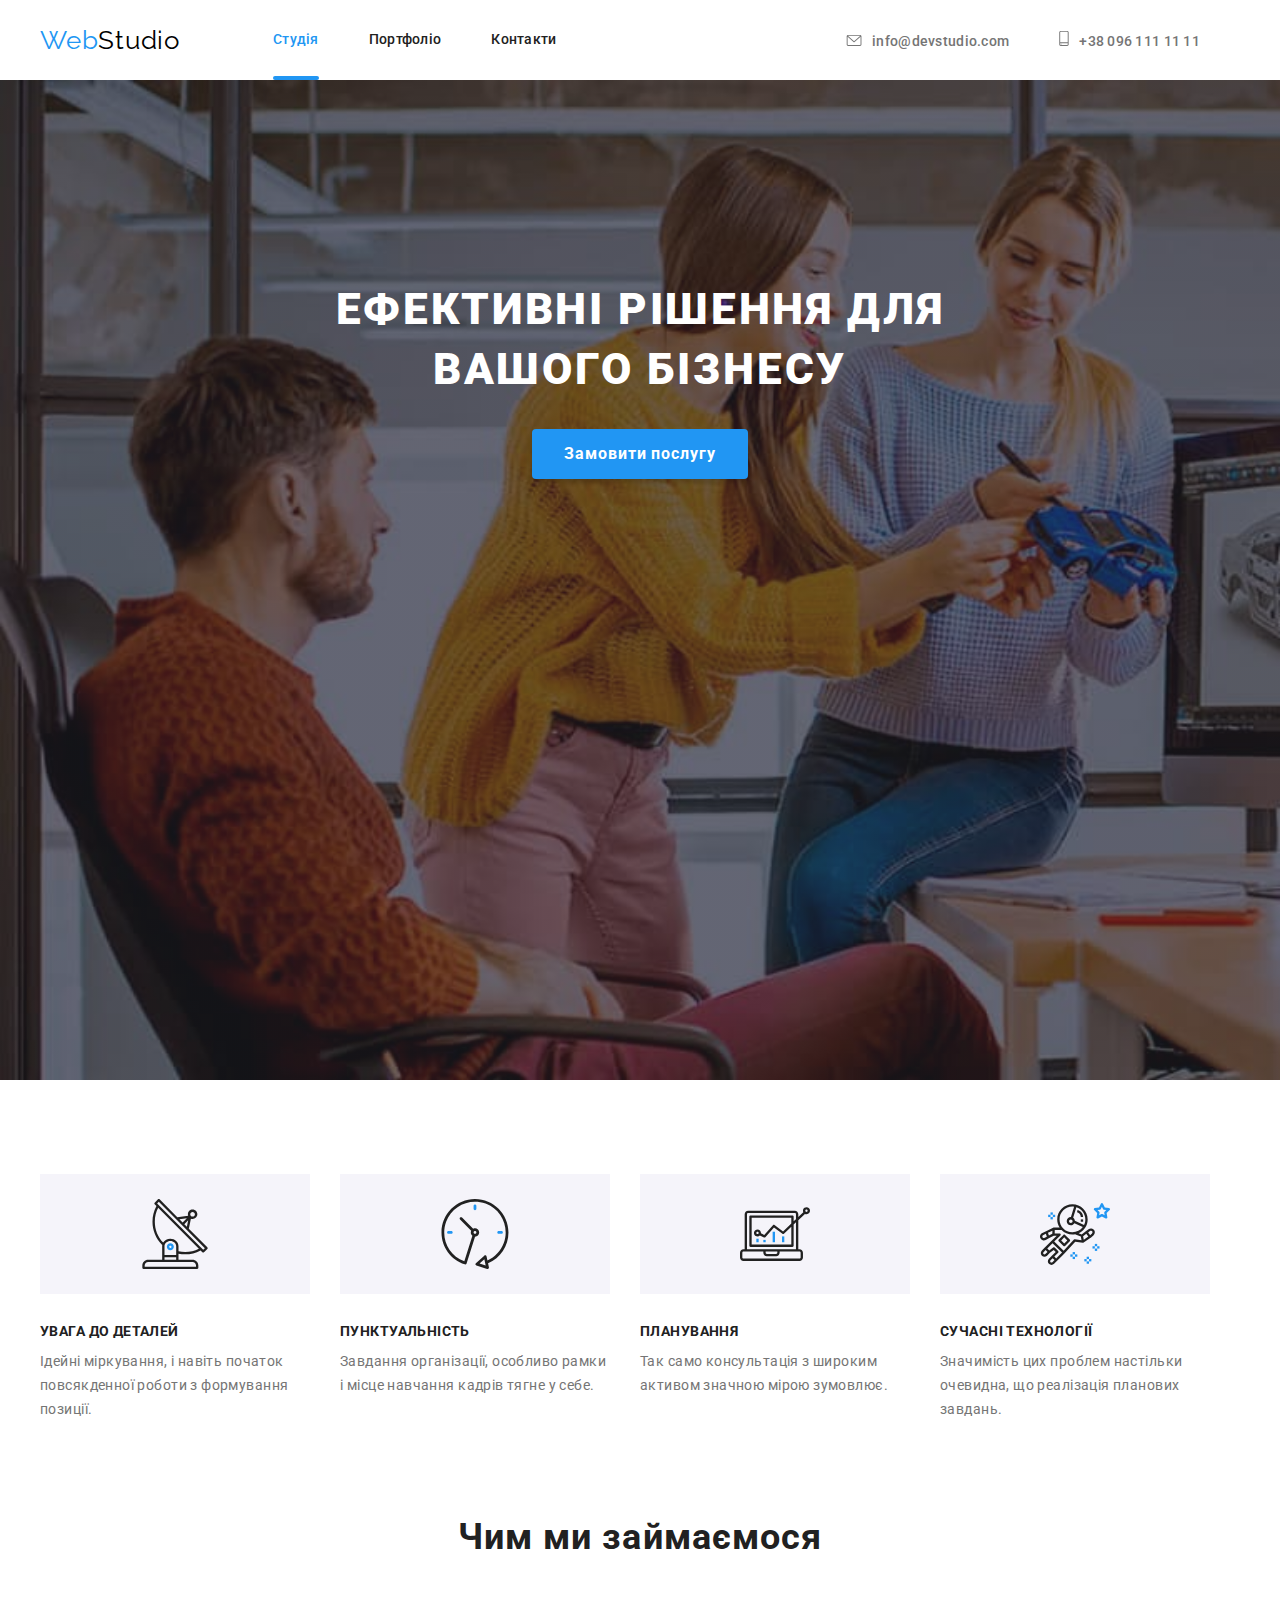
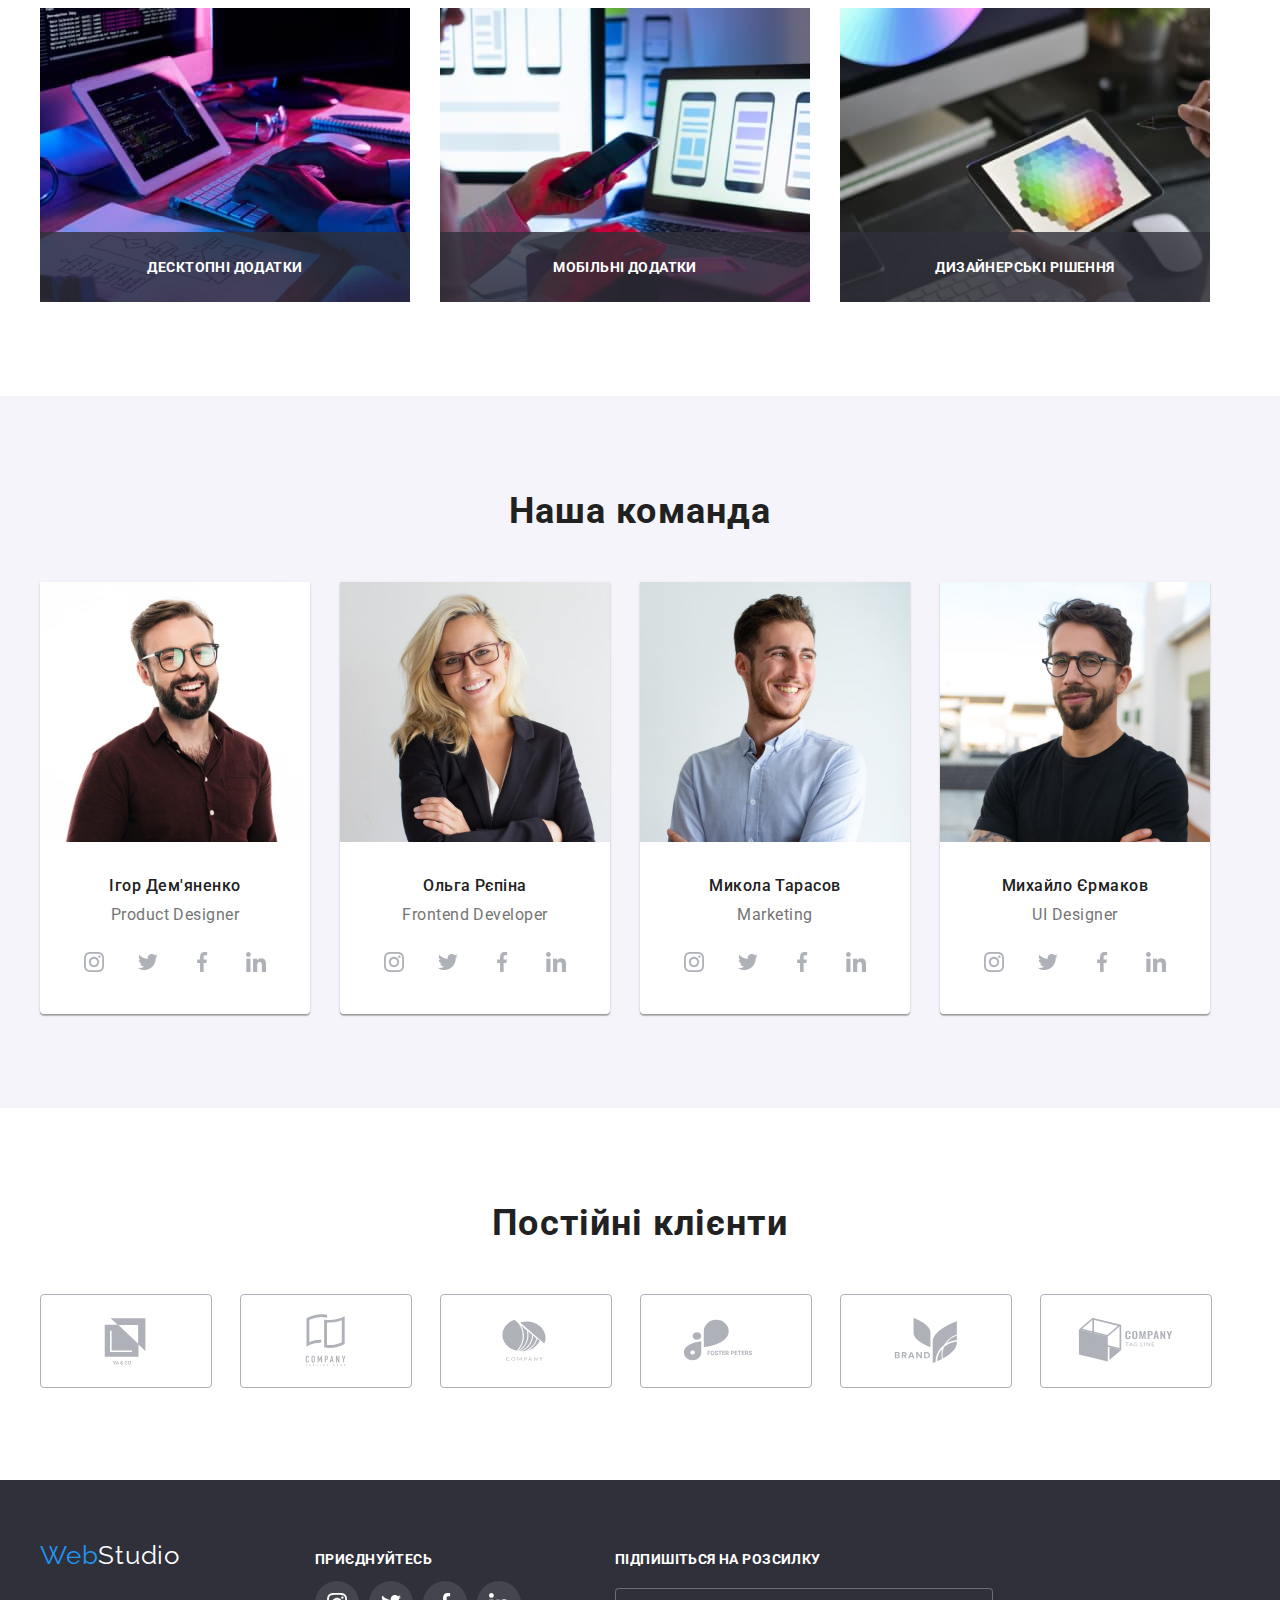
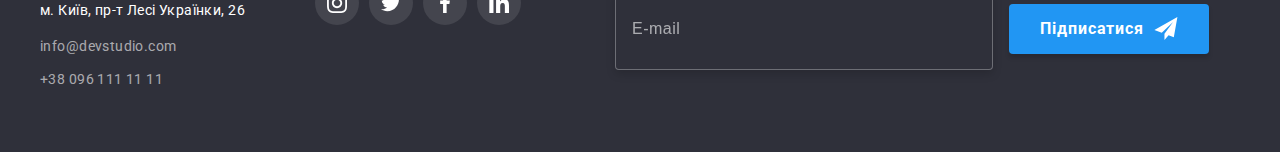
<file: index.html>
<!DOCTYPE html> 
<html lang="en">
    <head> 
        <meta charset="UTF-8"> 
        <meta name=" viewport" content="width=device-width" >
        <title>Index</title>
        <link rel="stylesheet" href="https://cdnjs.cloudflare.com/ajax/libs/modern-normalize/1.1.0/modern-normalize.min.css" integrity="sha512-wpPYUAdjBVSE4KJnH1VR1HeZfpl1ub8YT/NKx4PuQ5NmX2tKuGu6U/JRp5y+Y8XG2tV+wKQpNHVUX03MfMFn9Q==" crossorigin="anonymous" referrerpolicy="no-referrer" />
        <link rel="stylesheet" href="./css/styles.css">
        <link rel="preconnect" href="https://fonts.googleapis.com">
<link rel="preconnect" href="https://fonts.gstatic.com" crossorigin>
<link href="https://fonts.googleapis.com/css2?family=Raleway:wght@700&family=Roboto:wght@400;500;700;900&display=swap" rel="stylesheet">
    </head>

    <body> 
        
  <!-- Хедер студії -->

<header class="header studio"> 
    <div class="container ">
        <nav class="site-nav link">
            
            <a href="./index.html" class="logo"> <span class="web">Web</span>Studio </a> 
         

            <ul class="site-nav"> 
                <li > <a class="link current line" href="./index.html"> Студія </a> </li> 
                <li > <a class="link line" href="./portfolio.html"> Портфоліо </a> </li> 
                <li > <a class="link line" href="./contacts.html"> Контакти </a> </li> 
            </ul> 
        
    
            <ul class="nav-contact"> 
                 <li class="envelope-li">  
                    <a class="uplink" href="mailto:info@studio.com">
                        <svg width="16" height="12" class="clients-svg"> 
                            <use href="./images/icons.svg#icon-envelope"></use>
                        </svg> 
                        info@devstudio.com        
                    </a> 
                </li>

                 <li class="number-li"> 
                    <a class="uplink" href="tel:+380961111111"> 
                        <svg width="10" height="15.99" class="clients-svg"> 
                            <use href="./images/icons.svg#icon-smartphone"></use>
                        </svg> 
                        +38 096 111 11 11 
                    </a> 
                </li> 

              </ul>     
        </nav>
    </div>    
   
</header>
 
<main> 

 <!-- Герой -->
 <section class="hero"> 
 <div class="container"> 
    <h1 class="hero-title"> ЕФЕКТИВНІ РІШЕННЯ ДЛЯ ВАШОГО БІЗНЕСУ </h1>
    <button data-modal-open type="button" class="hero-button"> Замовити послугу </button>

 </div>

    <!-- Modal-->

 <div class="backdrop is-hidden" data-modal>
    <div class="modal">

        <button data-modal-close class="close-button">
            <svg width="15" height="15" class="close-button-svg"> 
                <use href="./images/icons.svg#icon-close-button"></use>
            </svg>
        </button>

        <div class="modal-content">

        <p class="leave-form">Залиште свої дані, ми вам передзвонимо</p>
        <form class="modal-form">
            <!-- CHANGE TO CLASS FROM SCRIPT -->
        <div class="form-field"> 
         
            <label class="label-text">Ім'я
                <input class="form-input" type="text" name="name" > 
                <svg width="18" height="18" class="modal-icon-positioning"> 
                    <use href="./images/icons.svg#icon-black-person"></use>
                </svg>
            </label>
            
            
        </div>
        <div class="form-field">  
            <label class="label-text" >Номер телефону
                <input class="form-input" type="tel" name="telephone" >
             <svg width="18" height="18" class="modal-icon-positioning" > 
                <use href="./images/icons.svg#icon-black-phone"></use>
            </svg> 
            </label>
            
            
        </div>
        <div class="form-field">

            <label class="label-text" >Пошта
              
                <input class="form-input" type="email" name="email">
                <svg width="18" height="18" class="modal-icon-positioning"> 
                   <use href="./images/icons.svg#icon-black-email"></use>
               </svg>
               
            </label>
             
            
            
        </div>
        <div class="form-field last">
            <label class="label-text" for="comment">Коментар</label>
            <textarea class="text-area" type="text" name="comment" id="comment" placeholder="Введіть текст" rows="5"></textarea>
        </div>

        <div class="checkbox">
            
            <label class="checkbox-text label">
            <input class="checkbox-input" type="checkbox" name="" value="agreement" placeholder="Введіть текст"/>
            <span class="checkbox-icon"></span>
            <p class="agreement">
                Погоджуюся з розсилкою та приймаю 
                <a class="conditions-span" href="">Умови договору</a> 
            </p>
            </label>
            
        </div>

            <button class="submit-button" type="submit"> Відправити </button>

        </form>
    </div>

       </div>
    </div>
 
</div> 
 
     
 </section>
  


  <!-- Головна частина -->


<section class="feature-list"> 
    <div class="container features">
    <ul class="allfeatures"> 
        <li class="all-features first-feature"> 
            <div class="grey-features"> 
            <svg width="70" height="70" class="grey-icon"> 
                <use href="./images/icons.svg#icon-antenna"></use>
            </svg> 
             </div>
            <h3 class="title"> УВАГА ДО ДЕТАЛЕЙ</h3>
            <p class="text"> Ідейні міркування, і навіть початок повсякденної роботи з формування позиції.</p>
       
        </li>
        <li class="all-features second-feature"> 
            <div class="grey-features"> 
            <svg width="70" height="70" class="clock"> 
                <use href="./images/icons.svg#icon-clock"></use>
            </svg> 
            </div>
            <h3 class="title"> ПУНКТУАЛЬНІСТЬ</h3> 
            <p class="text"> Завдання організації, особливо рамки і місце навчання кадрів тягне у себе.</p>
    
        </li>
        <li class="all-features third-feature"> 
            <div class="grey-features"> 
            <svg width="70" height="70" class="diagram"> 
                <use href="./images/icons.svg#icon-diagram"></use>
            </svg> 
            </div>
             <h3 class="title"> ПЛАНУВАННЯ</h3>
             <p class="text"> Так само консультація з широким активом значною мірою зумовлює.</p>
          
         </li>
        <li class="all-features fourth-feature">
            <div class="grey-features"> 
            <svg width="70" height="70" class="antenna"> 
                <use href="./images/icons.svg#icon-astronaut"></use>
            </svg> 
            </div>
             <h3 class="title"> СУЧАСНІ ТЕХНОЛОГІЇ </h3>
             <p class="text"> Значимість цих проблем настільки очевидна, що реалізація планових завдань.</p>
        
        </li>
      </ul>  
    </div> 
</section>


<section class="work">
    <div class="container"> 
      <h2 class="work-title pics"> Чим ми займаємося </h2>
      <ul class="pictures"> 
             
        <li>
            <div class="pic-box"> 
             <img class="work-img" src="./images/picture1.jpg" alt="Людина друкує на клавіатурі" width="370">  
        
                 <div class="text-div">
                 <p class="pic-text">Десктопні додатки</p>
                </div>

            </div>
        </li>

        <li> 
            <div class="pic-box">
            <img class="work-img" src="./images/picture2.jpg" alt="Створення дизайну застосунку" width="370">   
        
            <div class="text-div">
            <p class="pic-text">Мобільні додатки</p>
            </div>

            </div>
         </li>

        <li> 
            <div class="pic-box">
            <img class="work-img" src="./images/picture3.jpg" alt="Вибір кольору із палітри" width="370">   

            <div class="text-div">
            <p class="pic-text">Дизайнерські рішення</p>
            </div>
             
           </div>
        </li>

      </ul>
    
    </div>
</section>
   
    
      
<section class="team ">
    <div class="container team"> 
            <h2 class="team-title">Наша команда</h2> 
             <div class="flex-container"> 
                <ul class="teamname"> 
                    <li class="team-item"> 
                         <img src="./images/ihor.jpg" alt="Ігор Дем'яненко" width="270">
                         <div class="paragraph"> 
                         <p class="name"> Ігор Дем'яненко</p>
                         <p class="job"> Product Designer</p>

                             <ul class="socials"> 

                                 <li class="socials-item">
                                    <a href="" class="socials-link">
                                        <svg width="20" height="20" class="socials-icon">
                                             <use href="./images/icons.svg#icon-instagram"></use>
                                        </svg>
                                    </a> 
                                 </li>

                                 <li class="socials-item">
                                    <a href="" class="socials-link">
                                        <svg width="20" height="20" class="socials-icon">
                                             <use href="./images/icons.svg#icon-twitter"></use>
                                        </svg>
                                    </a> 
                                 </li>

                                 <li class="socials-item">
                                    <a href="" class="socials-link">
                                        <svg width="20" height="20" class="socials-icon">
                                             <use href="./images/icons.svg#icon-facebook"></use>
                                        </svg>
                                    </a> 
                                 </li>

                                 <li class="socials-item">
                                    <a href="" class="socials-link">
                                        <svg width="20" height="20" class="socials-icon">
                                             <use href="./images/icons.svg#icon-linkedin"></use>
                                        </svg>
                                    </a> 
                                 </li>

                             </ul>
                         </div>
                     </li>
                     <li class="team-item"> 
                         <img src="./images/olha.jpg" alt="Ольга Рєпіна" width="270">
                         <div class="paragraph">
                         <p class="name"> Ольга Рєпіна</p>
                         <p class="job"> Frontend Developer</p>
                         <ul class="socials"> 

                            <li class="socials-item">
                               <a href="" class="socials-link">
                                   <svg width="20" height="20" class="socials-icon">
                                        <use href="./images/icons.svg#icon-instagram"></use>
                                   </svg>
                               </a> 
                            </li>

                            <li class="socials-item">
                               <a href="" class="socials-link">
                                   <svg width="20" height="20" class="socials-icon">
                                        <use href="./images/icons.svg#icon-twitter"></use>
                                   </svg>
                               </a> 
                            </li>

                            <li class="socials-item">
                               <a href="" class="socials-link">
                                   <svg width="20" height="20" class="socials-icon">
                                        <use href="./images/icons.svg#icon-facebook"></use>
                                   </svg>
                               </a> 
                            </li>

                            <li class="socials-item">
                               <a href="" class="socials-link">
                                   <svg width="20" height="20" class="socials-icon">
                                        <use href="./images/icons.svg#icon-linkedin"></use>
                                   </svg>
                               </a> 
                            </li>

                        </ul>
                        </div>
                     </li>
                     <li class="team-item"> 
                         <img src="./images/mykola.jpg" alt="Микола Тарасов" width="270">
                         <div class="paragraph">
                         <p class="name"> Микола Тарасов</p>
                         <p class="job"> Marketing</p>

                         <ul class="socials"> 

                            <li class="socials-item">
                               <a href="" class="socials-link">
                                   <svg width="20" height="20" class="socials-icon">
                                        <use href="./images/icons.svg#icon-instagram"></use>
                                   </svg>
                               </a> 
                            </li>

                            <li class="socials-item">
                               <a href="" class="socials-link">
                                   <svg width="20" height="20" class="socials-icon">
                                        <use href="./images/icons.svg#icon-twitter"></use>
                                   </svg>
                               </a> 
                            </li>

                            <li class="socials-item">
                               <a href="" class="socials-link">
                                   <svg width="20" height="20" class="socials-icon">
                                        <use href="./images/icons.svg#icon-facebook"></use>
                                   </svg>
                               </a> 
                            </li>

                            <li class="socials-item">
                               <a href="" class="socials-link">
                                   <svg width="20" height="20" class="socials-icon">
                                        <use href="./images/icons.svg#icon-linkedin"></use>
                                   </svg>
                               </a> 
                            </li>

                        </ul>
                        </div>
                     </li>
                     <li class="team-item"> 
                         <img src="./images/mykhailo.jpg" alt="Михайло Єрмаков" width="270">
                         <div class="paragraph">
                         <p class="name"> Михайло Єрмаков</p>
                          <p class="job"> UI Designer </p>
                          <ul class="socials"> 

                            <li class="socials-item">
                               <a href="" class="socials-link">
                                   <svg width="20" height="20" class="socials-icon">
                                        <use href="./images/icons.svg#icon-instagram"></use>
                                   </svg>
                               </a> 
                            </li>

                            <li class="socials-item">
                               <a href="" class="socials-link">
                                   <svg width="20" height="20" class="socials-icon">
                                        <use href="./images/icons.svg#icon-twitter"></use>
                                   </svg>
                               </a> 
                            </li>

                            <li class="socials-item">
                               <a href="" class="socials-link">
                                   <svg width="20" height="20" class="socials-icon">
                                        <use href="./images/icons.svg#icon-facebook"></use>
                                   </svg>
                               </a> 
                            </li>

                            <li class="socials-item">
                               <a href="" class="socials-link">
                                   <svg width="20" height="20" class="socials-icon">
                                        <use href="./images/icons.svg#icon-linkedin"></use>
                                   </svg>
                               </a> 
                            </li>

                        </ul>
                        </div>
                     </li>
                </ul>  
          </div>
    </div>
</section> 
</main>

<section class="clients"> 
    <div class="container clients"> 
        <h2 class="clients-title">Постійні клієнти</h2> 
        <ul class="our-clients"> 
            <li class="client-item"> 
                <a href="" class="client-a">
                <svg width="106" height="60" class="client-svg">
                    <use href="./images/icons.svg#icon-logo1"> </use>
                 </svg>
                </a> 
             </li>

             <li class="client-item"> 
                <a href="" class="client-a">
                <svg width="106" height="60" class="client-svg">
                    <use href="./images/icons.svg#icon-logo2"> </use>
                 </svg>
                </a> 
             </li>

             <li class="client-item"> 
                <a href="" class="client-a">
                <svg width="106" height="60" class="client-svg">
                    <use href="./images/icons.svg#icon-logo3"> </use>
                 </svg>
                </a> 
             </li>

             <li class="client-item"> 
                <a href="" class="client-a">
                <svg width="106" height="60" class="client-svg">
                    <use href="./images/icons.svg#icon-logo4"> </use>
                 </svg>
                </a> 
             </li>

             <li class="client-item"> 
                <a href="" class="client-a">
                <svg width="106" height="60" class="client-svg">
                    <use href="./images/icons.svg#icon-logo5"> </use>
                 </svg>
                </a> 
             </li>

             <li class="client-item"> 
                <a href="" class="client-a">
                <svg width="106" height="60" class="client-svg">
                    <use href="./images/icons.svg#icon-logo6"> </use>
                 </svg>
                </a> 
             </li>
            
            
        </ul>
    </div>

</section>

  <!-- Футер -->
  <footer class="footer"> 

   <div class="container one"> 

    <div class="logo-container">

    <a href="./index.html" class="lower-logo"> <span class="web">Web</span>Studio </a>

        <address class="location" >  м. Київ, пр-т Лесі Українки, 26</address>

        <ul class="contact-nav low"> 
            <li class="contact-li">  <a class="downlink" href="mailto:info@studio.com">info@devstudio.com</a>  </li>
            <li class="contact-li"> <a class="downlink last" href="tel:+380961111111">+38 096 111 11 11</a>  </li> 
        </ul> 

    </div>
    <div class="join-div"> 

        <p class="join"> Приєднуйтесь</p>

            <ul class="socials footer">
                <li class="socials-item"> 
                    <a href="" class="join-a">
                         <svg width="20" height="20" class="join-svg"> 
                             <use href="./images/icons.svg#icon-instagramwhite"></use>
                         </svg>
                    </a>          
              </li>

                 <li class="socials-item"> 
                     <a href="" class="join-a">
                        <svg width="20" height="20" class="join-svg"> 
                            <use href="./images/icons.svg#icon-twitterwhite"></use>
                        </svg>
                    </a>
                </li>

                 <li class="socials-item"> 
                    <a href="" class="join-a">
                         <svg width="20" height="20" class="join-svg"> 
                            <use href="./images/icons.svg#icon-facebookwhite"></use>
                         </svg>
                    </a>
                 </li>

                <li class="socials-item"> 
                     <a href="" class="join-a">
                        <svg width="20" height="20" class="join-svg"> 
                            <use href="./images/icons.svg#icon-linkedinwhite"></use>
                        </svg>
                    </a>
                </li>
           </ul> 

    </div>
    <div class="subscription-block"> 
        <form class="subscribe-form">
            <!-- CHANGE TO CLASS FROM SCRIPT -->
    
            <label for="subscribe" class="subscribe-text">Підпишіться на розсилку</label>

            <div class="area-and-button">
            <input type="text" name="subscribe" id="subscribe" placeholder="E-mail" class="subscribe-input"> 
    

            <button type="submit" class="subscribe-button"> Підписатися
                <svg width="24" height="24" class="white-send-svg"> 
                    <use href="./images/icons.svg#icon-white-send"></use>
                </svg> 
            </button>

            </div>
    
        </form>
        
       </div>

   </div>

  </footer>

  <script src="./js/modal.js"></script> 

    </body>

</html>
</file>
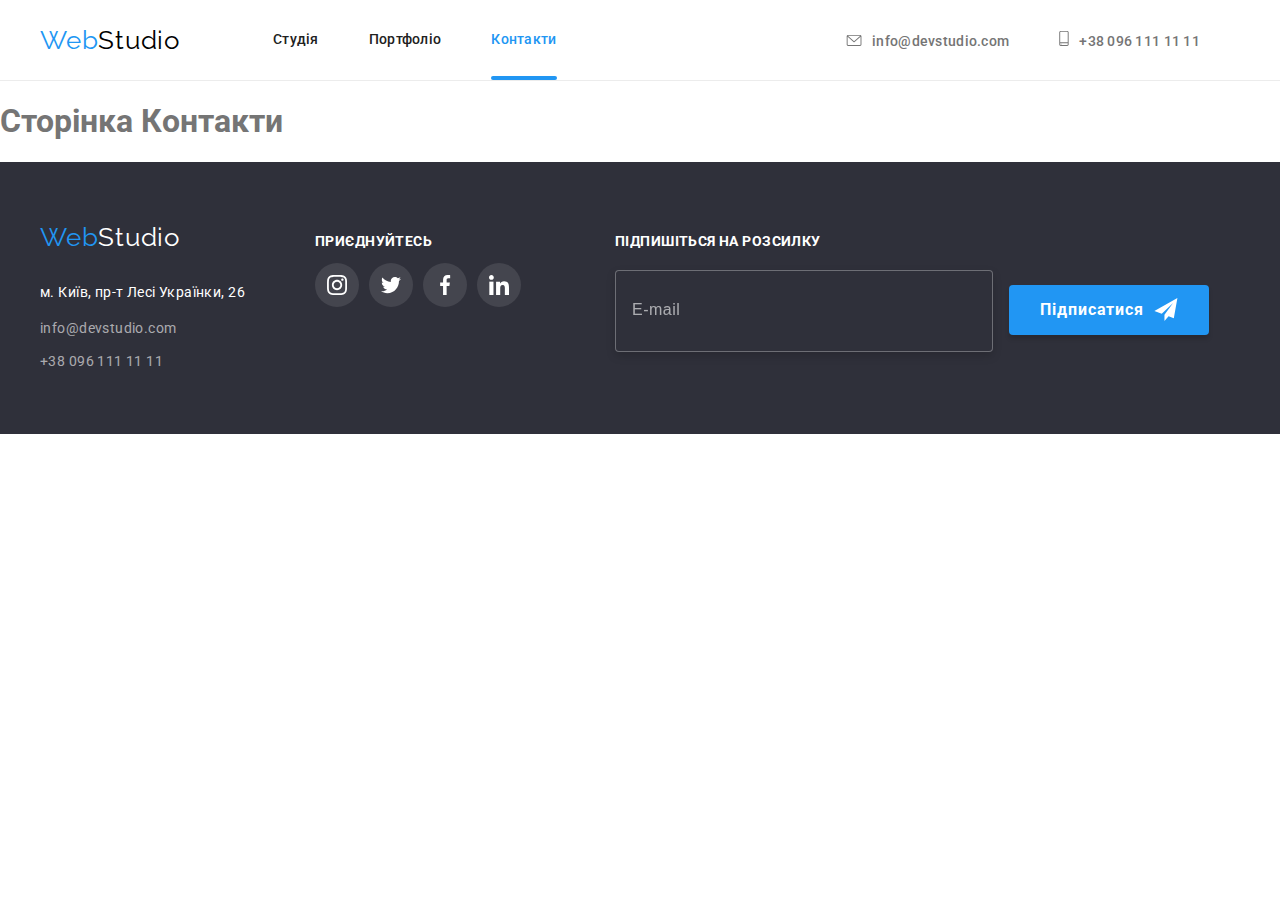
<file: contacts.html>
<!DOCTYPE html> 
<html lang="en">
    <head> 
        <meta charset="UTF-8"> 
        <meta name=" viewport" content="width=device-width" >
        <title>Contacts</title>
        <link rel="stylesheet" href="https://cdnjs.cloudflare.com/ajax/libs/modern-normalize/1.1.0/modern-normalize.min.css" integrity="sha512-wpPYUAdjBVSE4KJnH1VR1HeZfpl1ub8YT/NKx4PuQ5NmX2tKuGu6U/JRp5y+Y8XG2tV+wKQpNHVUX03MfMFn9Q==" crossorigin="anonymous" referrerpolicy="no-referrer" />
        <link rel="stylesheet" href="./css/styles.css">
        <link rel="preconnect" href="https://fonts.googleapis.com">
<link rel="preconnect" href="https://fonts.gstatic.com" crossorigin>
<link href="https://fonts.googleapis.com/css2?family=Raleway:wght@700&family=Roboto:wght@400;500;700;900&display=swap" rel="stylesheet">
    </head>

<body>

    <!-- Хедер контактів-->
    <header class="header contacts"> 
        <div class="container ">
            <nav class="site-nav link">
                
                <a href="./index.html" class="logo"> <span class="web">Web</span>Studio </a> 
             
    
                <ul class="site-nav"> 
                    <li > <a class="link line" href="./index.html"> Студія </a> </li> 
                    <li > <a class="link  line" href="./portfolio.html"> Портфоліо </a> </li> 
                    <li > <a class="link current line" href="./contacts.html"> Контакти </a> </li> 
                </ul> 
            
        
                <ul class="nav-contact"> 
                    <li class="envelope-li">  
                       <a class="uplink" href="mailto:info@studio.com">
                           <svg width="16" height="12" class="clients-svg"> 
                               <use href="./images/icons.svg#icon-envelope"></use>
                           </svg> 
                           info@devstudio.com        
                       </a> 
                   </li>
   
                    <li class="number-li"> 
                       <a class="uplink" href="tel:+380961111111"> 
                           <svg width="10" height="15.99" class="clients-svg"> 
                               <use href="./images/icons.svg#icon-smartphone"></use>
                           </svg> 
                           +38 096 111 11 11 
                       </a> 
                   </li> 
   
                 </ul>        
                
            </nav>
        </div>    
       
    </header>
     
    <h1>Сторінка Контакти</h1>

  <!-- Футер -->
  <footer class="footer"> 

    <div class="container one"> 
 
     <div class="logo-container">
 
     <a href="./index.html" class="lower-logo"> <span class="web">Web</span>Studio </a>
 
         <address class="location" >  м. Київ, пр-т Лесі Українки, 26</address>
 
         <ul class="contact-nav low"> 
             <li class="contact-li">  <a class="downlink" href="mailto:info@studio.com">info@devstudio.com</a>  </li>
             <li class="contact-li"> <a class="downlink last" href="tel:+380961111111">+38 096 111 11 11</a>  </li> 
         </ul> 
 
     </div>
     <div class="join-div"> 
 
         <p class="join"> Приєднуйтесь</p>
 
             <ul class="socials footer">
                 <li class="socials-item"> 
                     <a href="" class="join-a">
                          <svg width="20" height="20" class="join-svg"> 
                              <use href="./images/icons.svg#icon-instagramwhite"></use>
                          </svg>
                     </a>          
               </li>
 
                  <li class="socials-item"> 
                      <a href="" class="join-a">
                         <svg width="20" height="20" class="join-svg"> 
                             <use href="./images/icons.svg#icon-twitterwhite"></use>
                         </svg>
                     </a>
                 </li>
 
                  <li class="socials-item"> 
                     <a href="" class="join-a">
                          <svg width="20" height="20" class="join-svg"> 
                             <use href="./images/icons.svg#icon-facebookwhite"></use>
                          </svg>
                     </a>
                  </li>
 
                 <li class="socials-item"> 
                      <a href="" class="join-a">
                         <svg width="20" height="20" class="join-svg"> 
                             <use href="./images/icons.svg#icon-linkedinwhite"></use>
                         </svg>
                     </a>
                 </li>
            </ul> 
 
     </div>
     <div class="subscription-block"> 
         <form class="subscribe-form">
             <!-- CHANGE TO CLASS FROM SCRIPT -->
     
             <label for="subscribe" class="subscribe-text">Підпишіться на розсилку</label>
 
             <div class="area-and-button">
             <input type="text" name="subscribe" id="subscribe" placeholder="E-mail" class="subscribe-input"> 
     
 
             <button type="submit" class="subscribe-button"> Підписатися
                 <svg width="24" height="24" class="white-send-svg"> 
                     <use href="./images/icons.svg#icon-white-send"></use>
                 </svg> 
             </button>
 
             </div>
     
         </form>
         
        </div>
 
    </div>
 
   </footer>
</body>

</html>
</file>
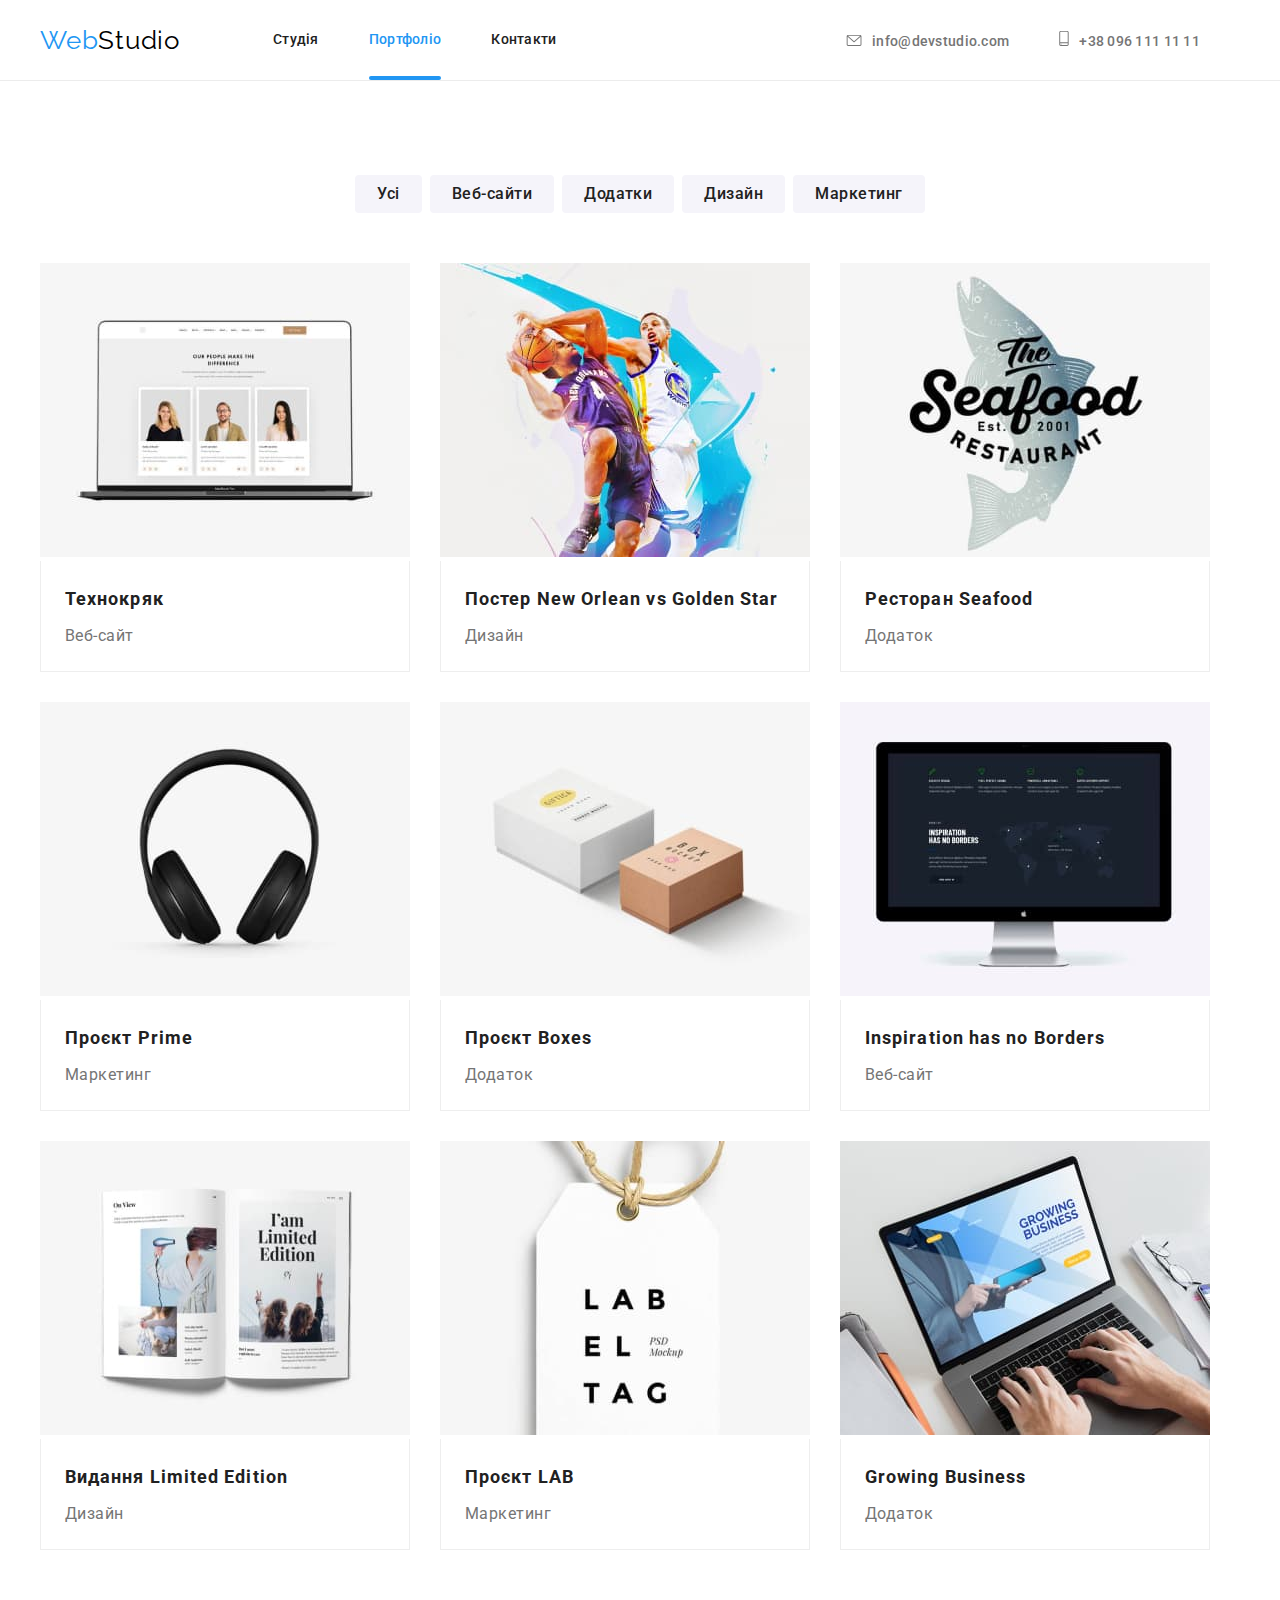
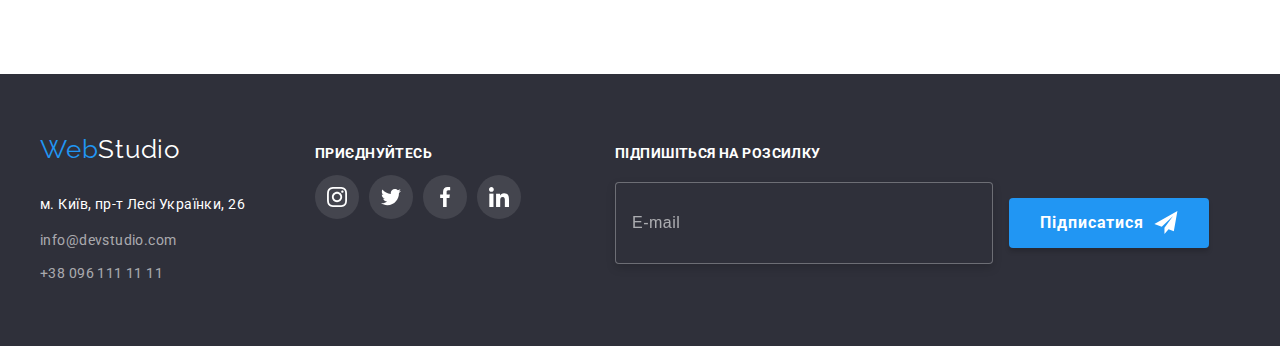
<file: portfolio.html>
<!DOCTYPE html> 
<html lang="en">
    <head> 
        <meta charset="UTF-8"> 
        <meta name=" viewport" content="width=device-width" >
        <title>Portfolio</title>
        <link rel="stylesheet" href="https://cdnjs.cloudflare.com/ajax/libs/modern-normalize/1.1.0/modern-normalize.min.css" integrity="sha512-wpPYUAdjBVSE4KJnH1VR1HeZfpl1ub8YT/NKx4PuQ5NmX2tKuGu6U/JRp5y+Y8XG2tV+wKQpNHVUX03MfMFn9Q==" crossorigin="anonymous" referrerpolicy="no-referrer" />
        <link rel="stylesheet" href="./css/styles.css">
        <link rel="preconnect" href="https://fonts.googleapis.com">
<link rel="preconnect" href="https://fonts.gstatic.com" crossorigin>
<link href="https://fonts.googleapis.com/css2?family=Raleway:wght@700&family=Roboto:wght@400;500;700;900&display=swap" rel="stylesheet">
    </head>

<body>
    <!-- Хедер портфоліо -->
    <header class="header portfolio"> 
        <div class="container ">
            <nav class="site-nav link">
                
                <a href="./index.html" class="logo"> <span class="web">Web</span>Studio </a> 
             
    
                <ul class="site-nav"> 
                    <li > <a class="link  line" href="./index.html"> Студія </a> </li> 
                    <li > <a class="link current line" href="./portfolio.html"> Портфоліо </a> </li> 
                    <li > <a class="link line" href="./contacts.html"> Контакти </a> </li> 
                </ul> 
            
        
                <ul class="nav-contact"> 
                    <li class="envelope-li">  
                       <a class="uplink" href="mailto:info@studio.com">
                           <svg width="16" height="12" class="clients-svg"> 
                               <use href="./images/icons.svg#icon-envelope"></use>
                           </svg> 
                           info@devstudio.com        
                       </a> 
                   </li>
   
                    <li class="number-li"> 
                       <a class="uplink" href="tel:+380961111111"> 
                           <svg width="10" height="15.99" class="clients-svg"> 
                               <use href="./images/icons.svg#icon-smartphone"></use>
                           </svg> 
                           +38 096 111 11 11 
                       </a> 
                   </li> 
   
                 </ul>       
                
            </nav>
        </div>    
       
    </header>
    

    <!-- Кнопки фільтру -->
<main class="main-section"> 

    <section class="prt-btn">
        <div class="container"> 
            
<ul class="port-buttons"> 
    <li class="pb"> <button class="portfolio-button" type="button">Усі</button></li> 
    <li class="pb"> <button class="portfolio-button" type="button">Веб-сайти</button></li> 
    <li class="pb"> <button class="portfolio-button" type="button">Додатки</button></li> 
    <li class="pb"> <button class="portfolio-button" type="button">Дизайн</button></li> 
    <li class="pb"> <button class="portfolio-button" type="button">Маркетинг</button></li> 
</ul>
</div>

    </section>

   
<!-- Текстові картки -->

<section class="sect-card">
<div class="container">

    <ul class="card-set"> 

         <li class="cselement"> 

        <a class="product-thumb-link"> 

        <div class="card-box"> 

            <img class="img" src="./images/techno.jpg"  alt="Технокряк" width="370"> 

            <div class="product-thumb">
                <p class="resource"> Ресурс пропонує комплексні пропозиції з різним рівнем функціоналу та сервісів. Все це дозволить відвідувачу отримати вичерпні відомості про компанію чи приватну особу.</p>
            </div> 

        </div>
        
            <div class="cardsubtitles"> 
                <h2 class="card-title"> Технокряк </h2>
                <p class="card-area"> Веб-сайт </p>
            </div>

        
            </a>

         </li>



<li class="cselement"> 
    <img class="img" src="./images/poster.jpg"  alt="" width="370"> 
    <div class="cardsubtitles"> 
    <h2 class="card-title">Постер New Orlean vs Golden Star</h2>
    <p class="card-area"> Дизайн </p>
   
    </div>

</li>

<li class="cselement"> 
    <img class="img" src="./images/seafood.jpg"  alt="" width="370"> 
   <div class="cardsubtitles"> 
    <h2 class="card-title"> Ресторан Seafood</h2>
    <p class="card-area">Додаток </p>
   

</div>
</li>

<li class="cselement"> 
    <img class="img" src="./images/headphones.jpg"  alt="" width="370"> 
    <div class="cardsubtitles"> 
    <h2 class="card-title">Проєкт Prime </h2>
    <p class="card-area">Маркетинг </p>
    </div>
</li>

<li class="cselement"> 
    <img class="img" src="./images/boxes.jpg"  alt="" width="370"> 
    <div class="cardsubtitles"> 
    <h2 class="card-title"> Проєкт Boxes</h2>
    <p class="card-area">Додаток </p>
   

</div>
</li>

<li class="cselement"> 
    <img class="img" src=" ./images/monitor.jpg"  alt="" width="370"> 
    <div class="cardsubtitles"> 
    <h2 class="card-title">Inspiration has no Borders </h2>
    <p class="card-area"> Веб-сайт</p>
 

</div>
</li>

<li class="cselement"> 
    <img  class="img" src="./images/journal.jpg"  alt="" width="370"> 
    <div class="cardsubtitles"> 
    <h2 class="card-title">Видання Limited Edition</h2>
    <p class="card-area">Дизайн</p>
  

</div>
</li>

<li class="cselement"> 
    <img class="img" src="./images/lab.jpg"  alt="" width="370"> 
    <div class="cardsubtitles"> 
    <h2 class="card-title">Проєкт LAB</h2>
    <p class="card-area">Маркетинг</p>
   
    </div>

</li>

<li class="cselement"> 
    <img class="img" src="./images/mactyping.jpg"  alt="" width="370"> 
    <div class="cardsubtitles"> 
    <h2 class="card-title">Growing Business </h2>
    <p class="card-area">Додаток</p>
  

</div>
</li>

</ul>
</div>



</section>

</main>



  <!-- Футер -->
  <footer class="footer"> 

    <div class="container one"> 
 
     <div class="logo-container">
 
     <a href="./index.html" class="lower-logo"> <span class="web">Web</span>Studio </a>
 
         <address class="location" >  м. Київ, пр-т Лесі Українки, 26</address>
 
         <ul class="contact-nav low"> 
             <li class="contact-li">  <a class="downlink" href="mailto:info@studio.com">info@devstudio.com</a>  </li>
             <li class="contact-li"> <a class="downlink last" href="tel:+380961111111">+38 096 111 11 11</a>  </li> 
         </ul> 
 
     </div>
     <div class="join-div"> 
 
         <p class="join"> Приєднуйтесь</p>
 
             <ul class="socials footer">
                 <li class="socials-item"> 
                     <a href="" class="join-a">
                          <svg width="20" height="20" class="join-svg"> 
                              <use href="./images/icons.svg#icon-instagramwhite"></use>
                          </svg>
                     </a>          
               </li>
 
                  <li class="socials-item"> 
                      <a href="" class="join-a">
                         <svg width="20" height="20" class="join-svg"> 
                             <use href="./images/icons.svg#icon-twitterwhite"></use>
                         </svg>
                     </a>
                 </li>
 
                  <li class="socials-item"> 
                     <a href="" class="join-a">
                          <svg width="20" height="20" class="join-svg"> 
                             <use href="./images/icons.svg#icon-facebookwhite"></use>
                          </svg>
                     </a>
                  </li>
 
                 <li class="socials-item"> 
                      <a href="" class="join-a">
                         <svg width="20" height="20" class="join-svg"> 
                             <use href="./images/icons.svg#icon-linkedinwhite"></use>
                         </svg>
                     </a>
                 </li>
            </ul> 
 
     </div>
     <div class="subscription-block"> 
         <form class="subscribe-form">
             <!-- CHANGE TO CLASS FROM SCRIPT -->
     
             <label for="subscribe" class="subscribe-text">Підпишіться на розсилку</label>
 
             <div class="area-and-button">
             <input type="text" name="subscribe" id="subscribe" placeholder="E-mail" class="subscribe-input"> 
     
 
             <button type="submit" class="subscribe-button"> Підписатися
                 <svg width="24" height="24" class="white-send-svg"> 
                     <use href="./images/icons.svg#icon-white-send"></use>
                 </svg> 
             </button>
 
             </div>
     
         </form>
         
        </div>
 
    </div>
 
   </footer>
</body>

</html>
</file>
<file: css/styles.css>
:root {
    --primary-text-color: #757575;
    --secondary-text-color: #212121;
    --accent-color: #2196F3;
    --white: #fff;
    --black: #000;
    --secondary-bcg-color: #F5F4FA;
    --bcg-for-hw2: #F5F5F5;
    --footer-bgc: #2F303A;
    --footer-text-color:rgba(255,255,255,0.6);
    --border:  #ECECEC;
    --transition:  250ms cubic-bezier(0.4, 0, 0.2, 1) ;
}

.container {
    padding-left: 15px;
    padding-right: 15px;
    width: 1200px; 
    margin-left: auto;
    margin-right: auto;
    
}

a {
    text-decoration: none;
}

button {
    font-family: inherit;
    cursor: pointer;
}

body {
    margin: 0;
}

/* HEADER */ 
.header {
    background-color: var(--white);

}

.header.portfolio, .header.contacts {
    border-bottom: 1px solid var(--border);
}


/* СТИЛІ ДЛЯ СТУДІЇ */

.site-nav, .nav-contact {
    display: flex;
    flex-direction: row;
    align-items: flex-end;
}

.nav-contact .uplink {
    display: flex;
    justify-content:baseline;
font-weight: 500;
font-size: 14px;
line-height: 1.14;
letter-spacing: 0.02em;
color: var(--primary-text-color);

transition: color 250ms cubic-bezier(0.4, 0, 0.2, 1);
}

.nav-contact .uplink:hover, 
.nav-contact .uplink:focus {
    color: var(--accent-color);
    font-weight: 500;
    font-size: 14px;
    line-height: 1.14;
    letter-spacing: 0.02em;
}

.uplink {
    width: 100%;
    height: 100%;
    
    display: flex;
    align-items: baseline;
    justify-content: center; 
}


.current.line {
    position: relative;
}

.current.line::after {
    position: absolute;
    left: 0;
    bottom: 0;
content: '';
display: block;
width: 100%;
height: 4px;
background-color: var(--accent-color);
border-radius: 2px;
}


.clients-svg {
margin-right: 10px;
fill: var(--primary-text-color)
}

.uplink .clients-svg {
    transition: color 250ms cubic-bezier(0.4, 0, 0.2, 1);
}

.uplink:hover .clients-svg, .uplink:focus .clients-svg {
    fill: var(--accent-color);
}


.nav-contact {
    margin-left: auto; 
    margin-right: 40px;
}

body { 
    color: var(--primary-text-color) ;
    background-color: var(--white);
    font-family: 'Roboto', sans-serif;
}


ul {
    list-style-type: none;
    padding: 0;
    margin: 0;
}

.logo {
    color: var(--black);
    font-family: 'Raleway', sans-serif;
font-size: 26px;
line-height: 1.19;
letter-spacing: 0.03em;
margin-right: 93px;
}

.web {
    color: var(--accent-color);
    font-family: 'Raleway', sans-serif;
font-size: 26px;
line-height: 1.19;
letter-spacing: 0.03em;
}


/* SITE NAV */

.site-nav {
    display: flex;
    align-items: center;
}

.site-nav li:not(:last-child) {
    margin-right: 50px;
}



.site-nav .link {
    padding-top: 32px;
    padding-bottom: 32px;
    display: block;
    color: var(--secondary-text-color);
    font-weight: 500;
font-size: 14px;
line-height: 1.14;
letter-spacing: 0.02em;

transition: color 250ms cubic-bezier(0.4, 0, 0.2, 1);

}

.site-nav .link:hover,
.site-nav .link:focus {
    padding-top: 32px;
    padding-bottom: 32px;
    display: block;
color: var(--accent-color);
font-weight: 500;
font-size: 14px;
line-height: 1.14;
letter-spacing: 0.02em;
}

.site-nav .link:current {
    color: var(--accent-color);
}

.site-nav .current {
    color: var(--accent-color);
}



/* HERO */
.hero {
    background-color: #2F303A;
    height: 600px;
    text-align: center;
    padding-top: 200px;
    padding-bottom: 200px;
    
    background-repeat: no-repeat;
    background-size: cover ;
    background-image: linear-gradient(to bottom, rgba(47, 48, 58, 0.4),  rgba(47, 48, 58, 0.4)), url(../images/bgimg.jpg);
}

.hero-title {
    
    width: 696px;
    margin-left: auto;
    margin-right: auto;
    margin-top: 0;
  color: var(--white);
font-style: normal;
font-weight: 900;
font-size: 44px;
line-height: 1.36;
letter-spacing: 0.06em;
text-transform: uppercase;

}

.hero-button {
    
    color:var(--white);
    background-color:var(--accent-color);
    border-color: transparent;
    width: 216px;
height: 50px;
font-weight: 700;
font-size: 16px;
line-height: 1.87;
letter-spacing: 0.06em;
box-shadow: 0px 4px 4px rgba(0, 0, 0, 0.15);
border-radius: 4px;


}

/* SECTION */

section {
    margin: 0;
    padding-top: 94px;
    padding-bottom: 94px;
}

.container.features li {
display: block;
justify-content: center;
}

.feature-list {
    padding-bottom: 0;
}

.allfeatures {
    display: flex;
    flex-direction: row;
    
    margin-right: auto;
    margin-left: auto;
    
    padding-right: 0;
    align-items: baseline;
}


.all-features:not(:last-child) {
    margin-right: 30px;
}

.all-features {
    width: 270px;
}

.grey-features {
    /* content: ''; */
    height: 120px;
    display: flex;
    justify-content: center;
    align-items: center;
    margin-bottom: 30px;
    background-color:var(--secondary-bcg-color);
}



.feature-list, .work {
    background-color: var(--white);
}

.section-title {
    color: var(--secondary-text-color);
}

/*  FEATURES*/



.feature-list .title {
    color:var(--secondary-text-color);
font-size: 14px;
line-height: 1.14;
letter-spacing: 0.03em;
text-transform: uppercase;
margin-top: 0;
margin-bottom: 10px;
}

.feature-list .text {
font-size: 14px;
line-height: 1.71;
letter-spacing: 0.03em;
margin-top: 0;
margin-bottom: 0;
}

/* WORK */


.pictures {
    display: flex;
    flex-direction: row;
    gap: 30px;
}

.work .work-title, .team-title, .clients-title {
    color: var(--secondary-text-color);
font-size: 36px;
line-height: 1.17;
text-align: center;
letter-spacing: 0.03em;
}

.work-title {
    margin-top: 0;
    margin-bottom: 50px;
}

.pic-box {
    position: relative;
}

.text-div {
    position: absolute;
    width: 100%;
    left: 0;
    bottom: 0;
    background-color: rgba(47, 48, 58, 0.8);
}

.pic-text {

font-weight: 700;
font-size: 14px;
line-height: 16px;
text-align: center;
letter-spacing: 0.03em;
text-transform: uppercase;
margin-top: 27px;
margin-bottom: 27px;

color: #FFFFFF;
}

.work-img {
    display: block;
}

/* КОМАНДА*/



.flex-container > ul{
    display: flex;
    flex-direction: row; 

}

.team-item {
    width: 270px;
    background-color:var(--white);
    box-shadow: 0px 2px 1px 0px #00000033, 0px 1px 1px 0px #00000024, 0px 1px 3px 0px #0000001F;

    border-radius: 0px 0px 4px 4px;
}


.team-item:not(:last-child) {
    margin-right: 30px;
}
.team-item:first-child {
    margin-left: 0;
}


.team {
    background-color:var(--secondary-bcg-color);
}

.team-title {
    margin-bottom: 50px;
    margin-top: 0;

}


.name {
    color: var(--secondary-text-color);
    font-weight: 500;
font-size: 16px;
line-height: 1.19;
letter-spacing: 0.03em;
text-align: center;
margin-top: 0;
margin-bottom: 10px;
}

.job {
    color: var(--primary-text-color);
font-size: 16px;
line-height: 1.19;
letter-spacing: 0.03em;
text-align: center;
margin-bottom: 16px;
margin-top: 0;
}

.paragraph {
    padding-top: 30px;
    padding-bottom: 30px;
}


.socials {
    display: flex;
    justify-content: center;
    align-items: center;
}


.socials-item {
    width: 44px;
    height: 44px;
}

.socials-item:not(:last-child) {
    margin-right: 10px;
}

.socials-link {
    fill: #afb1b8; 
    transition: background-color 250ms cubic-bezier(0.4, 0, 0.2, 1), fill 250ms cubic-bezier(0.4, 0, 0.2, 1) ;
    

}

.socials-link:hover, .socials-link:focus {
    fill: var(--white);
    background-color: var(--accent-color);
}



.socials-link {
    display: flex;
    justify-content: center;
    align-items: center;
    border-radius: 50%;
    width: 100%;
    height: 100%;
    
    background-color: var(--white);
}




.clients-title {
    margin-bottom: 50px;
    margin-top: 0;
}

.our-clients {
    display: flex;
    flex-direction: row;
    margin-left: auto;
    margin-right: auto;
}

.client-item {
    width: 170px;
    height: 92px;
}

.client-item:not(:last-child) {
    margin-right: 30px;
}

/* .client-item:hover {
    border: 1px solid var(--accent-color);
} */

.client-a {
    display: flex;
    justify-content: center;
    align-items: center;
    width: 100%;
    height: 100%;
    border: 1px solid #AFB1B8;
    border-radius: 4px;
    color: #AFB1B8;

    transition: color 250ms cubic-bezier(0.4, 0, 0.2, 1), border-color 250ms cubic-bezier(0.4, 0, 0.2, 1);    
}

.client-a:hover, .client-a:focus {
    color:var(--accent-color);
    border: 1px solid var(--accent-color);
}

.client-svg {
    fill: currentColor;
}

/* ФУТЕР */

.footer {
    background-color: var(--footer-bgc);
    padding: 60px 0;
}

.part-one {
margin-right: 70px;
}

.contact-li:not(:last-child) {
    margin-bottom: 9px;
}


.contact-nav .downlink{
    color: var(--footer-text-color);
    font-size: 14px;
    line-height: 1.71;
    letter-spacing: 0.03em;
    margin-bottom: 12px;

    transition: color 250ms cubic-bezier(0.4, 0, 0.2, 1);
}

.contact-nav .downlink:hover, 
.contact-nav .downlink:focus {
    color: var(--accent-color);
    font-size: 14px;
    line-height: 1.71;
    letter-spacing: 0.03em;
}

.location {
    font-style: normal;
    color:var(--white);
font-size: 14px;
line-height: 1.71;
letter-spacing: 0.03em;
margin-bottom: 12px;
margin-top: 28px;
}


.lower-logo {
    color: var(--white);
    font-family: 'Raleway', sans-serif;
    margin-bottom: 28px;
font-size: 26px;
line-height: 1.19;
letter-spacing: 0.03em;
}


.socials.footer {
    padding: 0;
}


.join-div {
 display: flex;
 width: 206px;
 height: 80px;
 flex-direction: column;
 justify-content: center;
 margin-left: 70px;
}

.join-us {
    margin-top: 72px;
    margin-left: 516px;
}

.join, .subscribe-text {
    color: var(--white);
    font-weight: 700;
    font-size: 14px;
    line-height: 16px;
    letter-spacing: 0.03em;
    text-transform: uppercase;
    margin-top: 0;
}

.join-a {
    width: 100%;
    height: 100%;
    display: flex;
    justify-content: center;
    align-items: center;

    background-color: rgba(255, 255, 255, 0.1);
    border-radius: 50%;

    transition: background-color 250ms cubic-bezier(0.4, 0, 0.2, 1) ;
}

.join-a:hover, .join-a:focus {
    background-color: var(--accent-color);
    color: white;
}

.join.svg {
    fill: currentColor;
}



.container.one {
    display: flex;
align-items: baseline;
}

.logo-container, .join-div {
    display: inline-block;
}


.subscribe-button {
    width: 200px;
    height: 50px;
    margin-left: 12px;

    background-color:var(--accent-color) ;
    font-size: 16px;
    font-weight: 700;
    line-height: 30px;
    letter-spacing: 0.06em;
    text-align: center;
    color: rgba(255, 255, 255, 1);
    box-shadow: 0px 4px 4px rgba(0, 0, 0, 0.15);
    border-radius: 4px;
    border-color: transparent;

    fill: white;

    display: inline-flex;
    align-items: center;
    justify-content: center;
}

.white-send-svg {
    fill: white;
    margin-left: 10px;

}



.subscription-block {
    display: flex;
    flex-direction: column;
    margin-left: 94px;
}

.area-and-button {
margin-top: 20px;
}

.subscribe-form input::placeholder{

    font-size: 16px;
    font-weight: 400;
    line-height: 20px;
    letter-spacing: 0.03em;
    text-align: left;
    
    color: rgba(255, 255, 255, 0.6);
}

.subscribe-input {
    width: 358px;
    height: 50px;
background-color: rgba(47, 48, 58, 1);
 border: 1px solid rgba(255, 255, 255, 0.3);
filter: drop-shadow(0px 4px 4px rgba(0, 0, 0, 0.15));
border-radius: 4px;;
padding-top: 15px;
padding-bottom: 15px;
padding-left: 16px;

color: #F5F4FA;
}
    
.mail-icon {
fill: #212121;
}

/* СТИЛІЗАЦІЯ СТОРІНКИ ПОРТФОЛІО*/


.main-section {
    background-color: var(--white);
}
.portfolio-button {
color: var(--secondary-text-color);
background-color: var(--secondary-bcg-color);
border: none;
font-style: normal;
font-weight: 500;
font-size: 16px;
line-height: 1.63;
text-align: center;
letter-spacing: 0.03em;

border-radius: 4px;
padding-top: 6px;
padding-bottom: 6px;
padding-left: 22px;
padding-right: 22px;
}

.prt-btn {
    padding-bottom: 0;
}



.pb:not(:last-child) {
    margin-right: 8px;
}

.portfolio-button:not(:last-child) {
    margin-right: 8px;
    background: var(--secondary-bcg-color);

}

.portfolio-button {
    transition: background-color 250ms cubic-bezier(0.4, 0, 0.2, 1), box-shadow 250ms cubic-bezier(0.4, 0, 0.2, 1), color 250ms cubic-bezier(0.4, 0, 0.2, 1);
    
}


.portfolio-button:hover,
.portfolio-button:focus {
    color: var(--white);
    background-color: var(--accent-color);
    box-shadow:   0px 2px 2px 0px rgba(0, 0, 0, 0.12),
    0px 1px 2px 0px rgba(0, 0, 0, 0.08),
    0px 3px 1px 0px rgba(0, 0, 0, 0.1);
}

.port-buttons {
    display: flex;
    justify-content: center;
    margin-bottom: 50px;
}


.sect-card {
padding-top: 0;
}

.card-set {
    display: flex;
    flex-wrap: wrap;
    flex-direction: row;
    margin-left: auto;
    margin-right: auto;
 
}

.cardsubtitles {

    padding-top: 20px;
    padding-bottom: 20px;
    padding-left: 24px;
    padding-right: 24px;
    border-left: 1px solid #EEEEEE;
    border-right: 1px solid #EEEEEE;
    border-bottom: 1px solid #EEEEEE;

}

.cselement {

    width: 370px;
    margin-right: 30px;
    margin-bottom: 30px;

    transition: box-shadow 250ms cubic-bezier(0.4, 0, 0.2, 1);
}

.cselement:nth-child(3n) {
    margin-right: 0;
}

.cselement:hover {
    box-shadow:  1px 4px 6px 0px rgba(0, 0, 0, 0.16),
    0px 4px 4px 0px rgba(0, 0, 0, 0.06),
    0px 1px 1px 0px rgba(0, 0, 0, 0.12);
}




.card-title {
    color: var(--secondary-text-color);
font-size: 18px;
line-height: 2;
letter-spacing: 0.06em;
margin-top: 0;
margin-bottom: 0;
}

.card-area {
    color: var(--primary-text-color);
font-size: 16px;
line-height: 1.88;
letter-spacing: 0.03em;
margin-bottom: 0;
margin-top: 0;
padding-top: 4px;
}

.card-description {
    color: var(--white); 
font-size: 18px;
line-height: 1.5;
letter-spacing: 0.03em;
margin: 0;
}

.resource {
    position: absolute;
    font-size: 18px;
    line-height: 28px;
    letter-spacing: 0.03em;
    text-align: left;

    color:rgba(255, 255, 255, 1);
}

.card-box {
position: relative;
overflow: hidden;
}

.product-thumb {
position: absolute;
left: 0;
top: 0;
background-color: rgba(33, 150, 243, 0.9);
padding: 63px 24px;
margin: 0;
width: 100%;
height: 100%;
transform: translateY(101%);
transition: transform 250ms cubic-bezier(0.4, 0, 0.2, 1);
}

.product-thumb-link:hover .product-thumb,
.product-thumb-link:focus .product-thumb {
transform: translateY(0);
display: block;
}



/* ------------ MODAL WINDOW --------------- */

.backdrop {
    position: fixed;
    z-index: 1;
    top: 0;
    left: 0; 
    width: 100%;
    height: 100%;
    background-color: rgba(0, 0, 0, 0.2);
    
    transition: opacity 250ms cubic-bezier(0.4, 0, 0.2, 1) ;
}

.modal {
    position: absolute;

    width: 528px;
    height: 581px;
    top: 50%;
    left: 50%;
    transform: translate(-50%, -50%);

    border-radius: 4px;
    box-shadow: 0px 1px 3px rgba(0, 0, 0, 0.12), 0px 1px 1px rgba(0, 0, 0, 0.14), 0px 2px 1px rgba(0, 0, 0, 0.2);
    background-color:  rgba(255, 255, 255, 1); 
    background-color: #fff;
}

.backdrop.is-hidden {
    opacity: 0;
    pointer-events: none;

}

.close-button {
    position: absolute;
    top: 8px;
    right: 8px;
    width: 30px;
    height: 30px;
    background-color: rgba(255, 255, 255, 1);

    border: 1px solid rgba(0, 0, 0, 0.1);
    border-radius: 50%;

    display: flex;
    align-items: center;

    color: rgba(0, 0, 0, 1);
    transition: color 250ms cubic-bezier(0.4, 0, 0.2, 1);
}

.close-button-svg {
    fill: currentColor;
}

.close-button:hover {
    color: var(--accent-color);
}

textarea {
    resize: none;
}


.modal-content {
width: 448px;
height: 342px;

margin-right: auto;
margin-left: auto;
}

.leave-form {
font-size: 20px;
font-weight: 700;
line-height: 23px;
letter-spacing: 0.03em;
text-align: center;

margin-top: 40px;

color: rgba(33, 33, 33, 1);
}
 
.form-field {

    position: relative;
    display: flex;
    flex-direction: column;
    margin-bottom: 10px;
}

.form-field.last {
    margin-bottom: 0;
}

.form-input {
    margin-top: 4px;
    height: 40px;
    font-size: inherit;
    display: inline-block;

    outline: none;
}

.form-input:hover,
.form-input:focus {
    border-color: var(--accent-color);
    transition: color 250ms cubic-bezier(0.4, 0, 0.2, 1);
}

.form-input:hover + svg,
.form-input:focus + svg {
    fill: var(--accent-color);
}

.modal-icon-positioning {

    position: absolute;
    display: block;
  
    left: 13.5px;
    bottom: 11.5px;

    transition: fill 250ms cubic-bezier(0.4, 0, 0.2, 1);
}

/* .modal-icon-positioning:focus {
    fill: var(--accent-color);
} */

.form-field input {
    width: 448px;
    height: 40px;

    border: 1px solid rgba(33, 33, 33, 0.2);
    border-radius: 4px;
    padding-left: 40px;

    transition: border 250ms cubic-bezier(0.4, 0, 0.2, 1);
}

.form-field:hover input,
.form-field:focus input {
    border: 1px solid var(--accent-color);
    /* fill: var(--accent-color); */
}


.label-text {

font-size: 12px;
line-height: 14px;
letter-spacing: 0.01em;
text-align: left;

color: rgba(117, 117, 117, 1);

}
/* 
.label-text:focus {
    fill: var(--accent-color);
} */


.text-area {
    border: 1px solid rgba(33, 33, 33, 0.2);
    border-radius: 4px;
    padding: 12px 16px;

    font-size: inherit;

    transition: border-color 250ms cubic-bezier(0.4, 0, 0.2, 1) ;

    margin-top: 4px;
}

.text-area::placeholder {

font-size: 12px;
line-height: 14px;
letter-spacing: 0.01em;
text-align: left;
color: rgba(117, 117, 117, 0.5);

}

.text-area:hover {
    border-color: var(--accent-color);

}

.form-field:hover, .form-field:focus {
    border-color: var(--accent-color);
    fill: var(--accent-color);

    transition: border  250ms cubic-bezier(0.4, 0, 0.2, 1);
}

.checkbox-text {

    font-size: 14px;
    line-height: 24px;
    letter-spacing: 0.03em;
    text-align: left;
    color: rgba(117, 117, 117, 1);
    margin-left: 7px;

    display: flex;
    align-items: center;
    justify-content: center;

}

.checkbox-input {
    -webkit-appearance: none;
    -moz-appearance: none;
    appearance: none;
    margin-top: 4px;

    position: absolute;

    transition: background-color  250ms cubic-bezier(0.4, 0, 0.2, 1);
        
}


.agreement {
    margin: 0;
}

.checkbox-icon {
    display: inline-block;
    width: 16px;
    height: 15px;
    border: 2px solid #212121;
    background-image: url(../images/icons.svg#icon-black-square);
    border-radius: 2px;
    margin-right: 7px;

    transition: background-color  250ms cubic-bezier(0.4, 0, 0.2, 1),
    border-color  250ms cubic-bezier(0.4, 0, 0.2, 1);
}

.checkbox {
    display: flex;
    align-items:center;
    margin-top: 20px;
    margin-left: 0;
}

.checkbox-input:checked + .checkbox-icon {
    background-color:var(--accent-color);
    border-color:var(--accent-color) ;

    background-image: url(../images/check.svg);
    background-repeat: no-repeat;
    background-size: contain;
    background-origin: border-box;
    background-repeat: no-repeat;
}


.conditions-span {
    color:  rgba(33, 150, 243, 1);
    text-decoration: underline;
}

.submit-button {
    width: 200px;
    height: 50px;
    background: var(--accent-color); 
    border-radius: 4px;
    border-color: transparent;

    font-size: 16px;
    font-weight: 700;
    line-height: 30px;
    letter-spacing: 0.06em;
    text-align: center;
    color: rgba(255, 255, 255, 1);

    transition: box-shadow 250ms cubic-bezier(0.4, 0, 0.2, 1);

    margin-top: 30px;
    margin-bottom: 40px;
    padding: 0;
}

.submit-button:hover {
    box-shadow: 0px 4px 4px rgba(0, 0, 0, 0.15);
}
</file>
